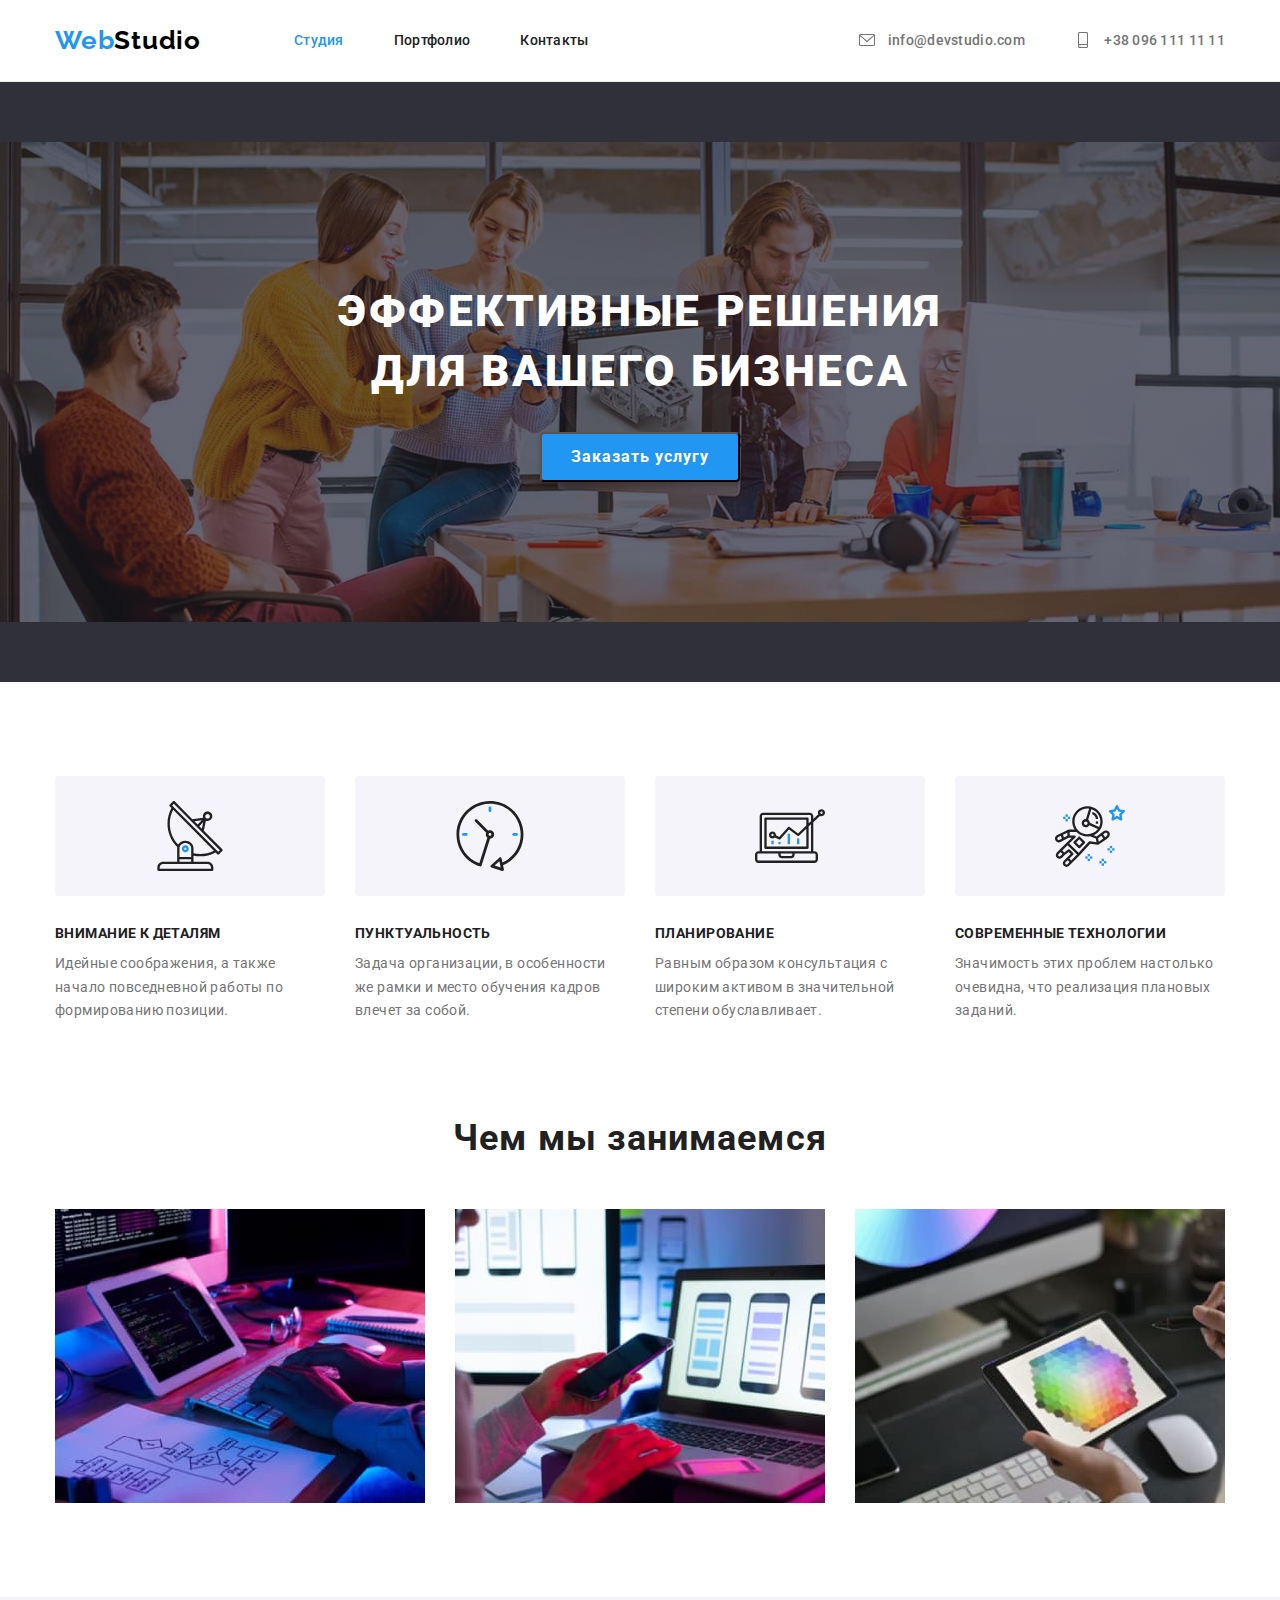
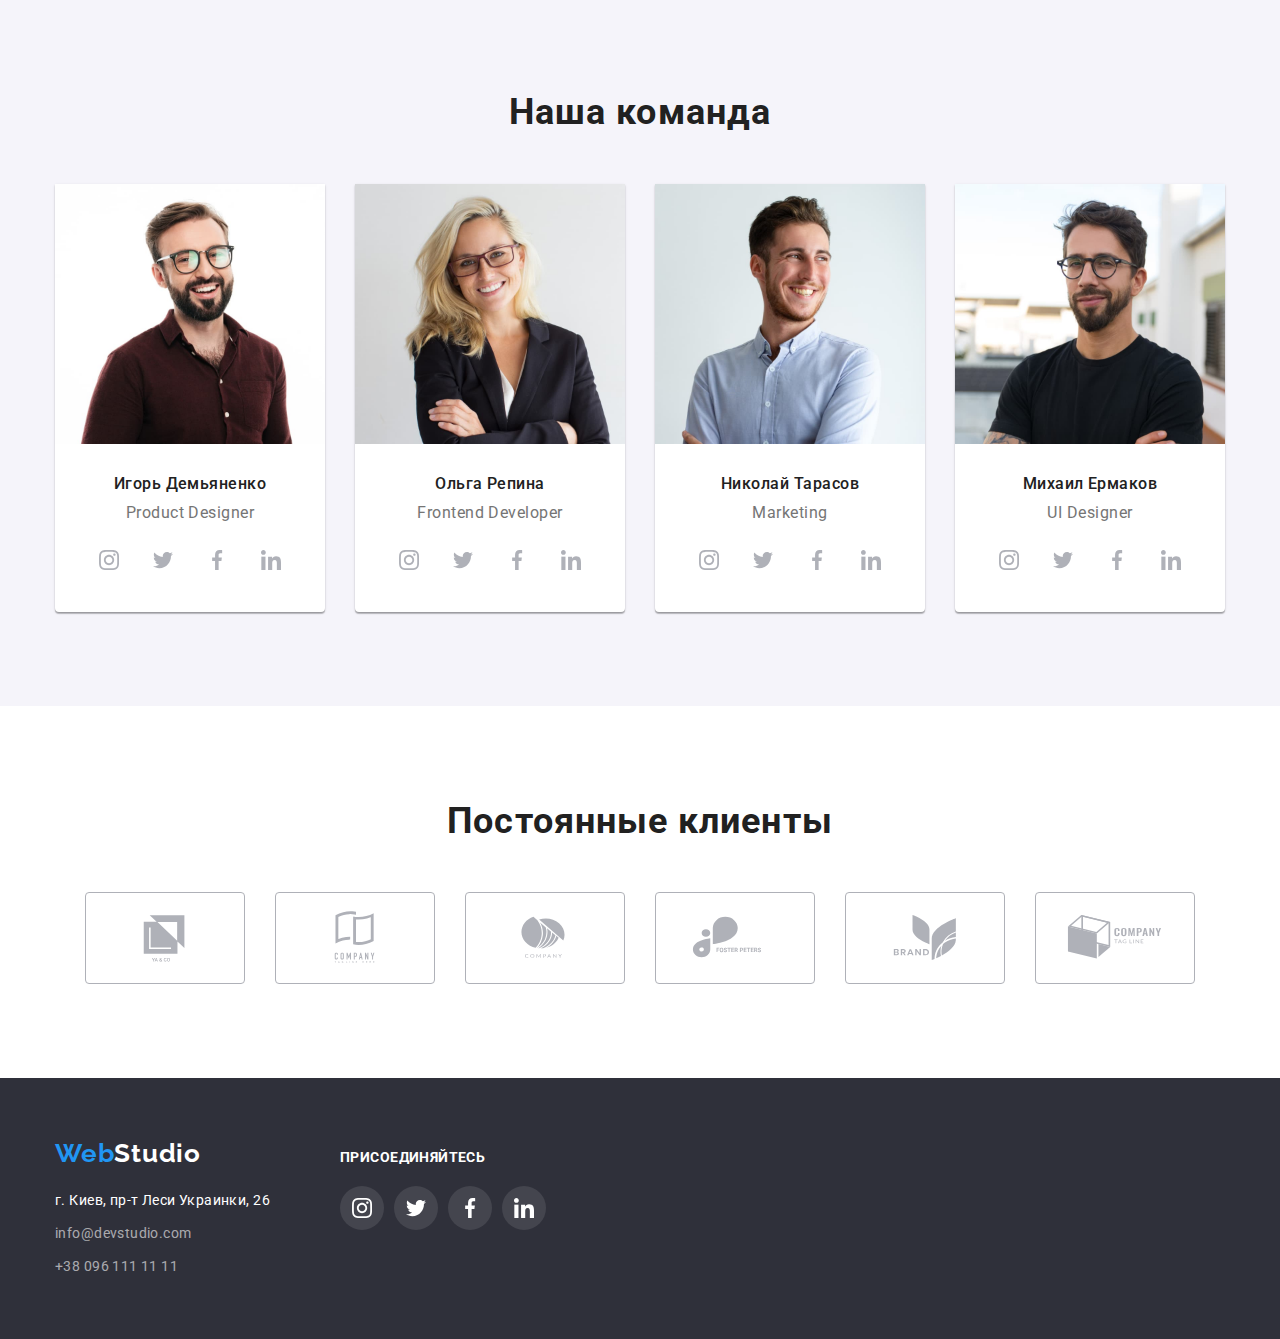
<file: index.html>
<!DOCTYPE html>
<html lang="ru">
<head>
    <meta charset="UTF-8">
    <meta http-equiv="X-UA-Compatible" content="IE=edge">
    <meta name="viewport" content="width=device-width, initial-scale=1.0">
    <link rel="preconnect" href="https://fonts.googleapis.com">
    <link rel="preconnect" href="https://fonts.gstatic.com" crossorigin>
    <link href="https://fonts.googleapis.com/css2?family=Raleway:wght@700&family=Roboto:wght@400;500;700;900&display=swap"
        rel="stylesheet">
    <title>Document</title>
    <link rel="stylesheet" href="./css/modern-normalize.css">
    <link rel="stylesheet" href="./css/styles.css">
</head>
<body>
    <header class="header">
       <div class="conteiner header-conteiner">
            <nav class="header-nav">
                    <a class="header-logo link" href=""><span class="header-accent accent">Web</span>Studio</a>

                    <ul class="header-list list">
                        <li class="header-item"> <a class="header-link link current" href="">Студия</a></li>
                        <li class="header-item"> <a class="header-link link" href="./portfolio.html">Портфолио</a></li>
                        <li class="header-item"> <a class="header-link link" href="">Контакты</a></li>
                    </ul>
                </nav>
                <ul class="header-address-list list">
                    <li class="header-address-item"> <a class="header-address link" href="mailto:info@devstudio.com"> 
                        <svg class="header-icon" width="16" height="16">
                            <use href="./images/icons.svg#icon-envelope" ></use>
                        </svg> 
                    info@devstudio.com</a></li>
                    <li class="header-address-item"> <a class="header-address link" href="tel:+380961111111">
                        <svg class="header-icon" width="16" height="16">
                            <use href="./images/icons.svg#icon-smartphone"></use>
                        </svg>
                        +38 096 111 11 11</a></li>
                </ul>
        </div>
    </header>
    <main>
        <section class="hero">
            <div class="conteiner">
               <div class="hero-conteiner">
                    <h1 class="hero-title">Эффективные решения для вашего бизнеса</h1>
                    <button class="hero-btn" type="button">
                        Заказать услугу
                    </button>
               </div>
            </div>
        </section>

        <section class="benefits">
            <h2 class="visually-hidden">Наши преимущества</h2>
            <div class="conteiner">
                <ul class="benefits-list list">
                    <li class="benefits-item">
                        <div class="benefits-block">
                            <svg class="benefits-icon">
                                <use href="./images/icons.svg#icon-antenna"></use>
                            </svg>
                        </div>
                        <h3 class="benefits-item-title">Внимание к деталям</h3>
                        <p class="benefits-text">Идейные соображения, а также начало повседневной работы по формированию позиции.</p>
                    </li>
                    <li class="benefits-item">
                        <div class="benefits-block">
                            <svg class="benefits-icon">
                                <use href="./images/icons.svg#icon-clock"></use>
                            </svg>
                        </div>
                        <h3 class="benefits-item-title">Пунктуальность</h3>
                        <p class="benefits-text">Задача организации, в особенности же рамки и место обучения кадров влечет за собой.</p>
                    </li>
                    <li class="benefits-item">
                        <div class="benefits-block">
                            <svg class="benefits-icon">
                                <use href="./images/icons.svg#icon-diagram"></use>
                            </svg>
                        </div>
                        <h3 class="benefits-item-title">Планирование</h3>
                        <p class="benefits-text">Равным образом консультация с широким активом в значительной степени обуславливает.</p>
                    </li>
                    <li class="benefits-item">
                        <div class="benefits-block">
                            <svg class="benefits-icon">
                                <use href="./images/icons.svg#icon-astronaut"></use>
                            </svg>
                        </div>
                        <h3 class="benefits-item-title">Современные технологии</h3>
                        <p class="benefits-text">Значимость этих проблем настолько очевидна, что реализация плановых заданий.</p>
                    </li>
                </ul>
            </div>
        </section>

        <section class="work">
            <div class="conteiner">
                <h2 class="work-title title">Чем мы занимаемся</h2>
                <ul class="work-list list">
                    <li class="work-item">
                        <img src="./images/img1.jpg" alt="Печатает на клавиатуре" width="370">
                    </li>
                    <li class="work-item">
                        <img src="./images/box2.jpg" alt="Телефон и ноутбук" width="370">
                    </li>
                    <li class="work-item">
                        <img src="./images/box3.jpg" alt="Изображение на планшете" width="370">
                    </li>
                </ul>
            </div>
        </section>

        <section class="command">
            <div class="conteiner">
                <h2 class="command-title title">Наша команда</h2>
                <ul class="command-list list">
                    <li class="command-item">
                        <img class="command-img" src="./images/image1.jpg" alt="Первый член команды" width="270">
                        <div class="command-block">
                            <h3 class="command-name">Игорь Демьяненко</h3>
                            <p class="command-text">Product Designer</p>
                            <ul class="command-social-list list">
                                <li class="command-social-item">
                                    <a class="command-social-link link icon-link" href="">
                                        <svg class="command-social-icon">
                                            <use 
                                            href="./images/icons.svg#icon-instagram"
                                            ></use>
                                        </svg>
                                    </a>
                                </li>
                                <li class="command-social-item">
                                    <a class="command-social-link link icon-link" href="">
                                        <svg class="command-social-icon">
                                            <use href="./images/icons.svg#icon-twitter"></use>
                                        </svg>
                                    </a>
                                </li>
                                <li class="command-social-item">
                                    <a class="command-social-link link icon-link" href="">
                                        <svg class="command-social-icon">
                                            <use href="./images/icons.svg#icon-facebook"></use>
                                        </svg>
                                    </a>
                                </li>
                                <li class="command-social-item">
                                    <a class="command-social-link link icon-link" href="">
                                        <svg class="command-social-icon">
                                            <use href="./images/icons.svg#icon-linkedin"></use>
                                        </svg>
                                    </a>
                                </li>
                            </ul>
                        </div>
                    </li>
                    <li class="command-item">
                        <img class="command-img" src="./images/image2.jpg" alt="Второй член команды" width="270">
                        <div class="command-block">
                            <h3 class="command-name">Ольга Репина</h3>
                            <p class="command-text">Frontend Developer</p>
                            <ul class="command-social-list list icon-link">
                                <li class="command-social-item">
                                    <a class="command-social-link link icon-link" href="">
                                        <svg class="command-social-icon">
                                            <use href="./images/icons.svg#icon-instagram"></use>
                                        </svg>
                                    </a>
                                </li>
                                <li class="command-social-item">
                                    <a class="command-social-link link icon-link" href="">
                                        <svg class="command-social-icon">
                                            <use href="./images/icons.svg#icon-twitter"></use>
                                        </svg>
                                    </a>
                                </li>
                                <li class="command-social-item">
                                    <a class="command-social-link link icon-link" href="">
                                        <svg class="command-social-icon">
                                            <use href="./images/icons.svg#icon-facebook"></use>
                                        </svg>
                                    </a>
                                </li>
                                <li class="command-social-item">
                                    <a class="command-social-link link icon-link" href="">
                                        <svg class="command-social-icon">
                                            <use href="./images/icons.svg#icon-linkedin"></use>
                                        </svg>
                                    </a>
                                </li>
                            </ul>
                        </div>
                    </li>
                    <li class="command-item">
                        <img class="command-img" src="./images/image3.jpg" alt="Третий член команды" width="270">
                       <div class="command-block">
                            <h3 class="command-name">Николай Тарасов</h3>
                            <p class="command-text">Marketing</p>
                            <ul class="command-social-list list">
                                <li class="command-social-item">
                                    <a class="command-social-link link icon-link" href="">
                                        <svg class="command-social-icon">
                                            <use href="./images/icons.svg#icon-instagram"></use>
                                        </svg>
                                    </a>
                                </li>
                                <li class="command-social-item">
                                    <a class="command-social-link link icon-link" href="">
                                        <svg class="command-social-icon">
                                            <use href="./images/icons.svg#icon-twitter"></use>
                                        </svg>
                                    </a>
                                </li>
                                <li class="command-social-item">
                                    <a class="command-social-link link icon-link" href="">
                                        <svg class="command-social-icon">
                                            <use href="./images/icons.svg#icon-facebook"></use>
                                        </svg>
                                    </a>
                                </li>
                                <li class="command-social-item">
                                    <a class="command-social-link link icon-link" href="">
                                        <svg class="command-social-icon">
                                            <use href="./images/icons.svg#icon-linkedin"></use>
                                        </svg>
                                    </a>
                                </li>
                            </ul>
                       </div>
                    </li>
                    <li class="command-item">
                        <img class="command-img" src="./images/image4.jpg" alt="Четвертый член команды" width="270">
                       <div class="command-block">
                            <h3 class="command-name">Михаил Ермаков</h3>
                            <p class="command-text">UI Designer</p>
                            <ul class="command-social-list list">
                                <li class="command-social-item">
                                    <a class="command-social-link link icon-link" href="">
                                        <svg class="command-social-icon">
                                            <use href="./images/icons.svg#icon-instagram"></use>
                                        </svg>
                                    </a>
                                </li>
                                <li class="command-social-item">
                                    <a class="command-social-link link icon-link" href="">
                                        <svg class="command-social-icon">
                                            <use href="./images/icons.svg#icon-twitter"></use>
                                        </svg>
                                    </a>
                                </li>
                                <li class="command-social-item">
                                    <a class="command-social-link link icon-link" href="">
                                        <svg class="command-social-icon">
                                            <use href="./images/icons.svg#icon-facebook"></use>
                                        </svg>
                                    </a>
                                </li>
                                <li class="command-social-item">
                                    <a class="command-social-link link icon-link" href="">
                                        <svg class="command-social-icon">
                                            <use href="./images/icons.svg#icon-linkedin"></use>
                                        </svg>
                                    </a>
                                </li>
                            </ul>
                       </div>
                    </li>
                </ul>
            </div>
        </section>
        <section class="customers">
            <div class="conteiner">
                <h2 class="customers-title title">Постоянные клиенты</h2>
                <ul class="customers-list list">
                    <li class="customers-item">
                        <a href="" class="customers-link link icon-link">
                            <svg class="customers-icon">
                                <use href="./images/icons.svg#icon-first-logo"></use>
                            </svg>
                        </a>
                    </li>
                    <li class="customers-item">
                        <a href="" class="customers-link link icon-link">
                            <svg class="customers-icon">
                                <use href="./images/icons.svg#icon-second-logo"></use>
                            </svg>
                        </a>
                    </li>
                    <li class="customers-item">
                        <a href="" class="customers-link link icon-link">
                            <svg class="customers-icon">
                                <use href="./images/icons.svg#icon-third-logo"></use>
                            </svg>
                        </a>
                    </li>
                    <li class="customers-item">
                        <a href="" class="customers-link link icon-link">
                            <svg class="customers-icon">
                                <use href="./images/icons.svg#icon-fourth-logo"></use>
                            </svg>
                        </a>
                    </li>
                    <li class="customers-item">
                        <a href="" class="customers-link link icon-link">
                            <svg class="customers-icon">
                                <use href="./images/icons.svg#icon-fifth-logo"></use>
                            </svg>
                        </a>
                    </li>
                    <li class="customers-item">
                        <a href="" class="customers-link link icon-link">
                            <svg class="customers-icon">
                                <use href="./images/icons.svg#icon-sixth-logo"></use>
                            </svg>
                        </a>
                    </li>
                </ul>
            </div>
        </section>
    </main>
    <footer class="footer">
        <div class="conteiner footer-conteiner">
            <div class="footer-left">
                <a class="footer-logo link" href=""><span class="footer-accent accent">Web</span>Studio</a>
                <address class="footer-address">
                    <p class="footer-text">г. Киев, пр-т Леси Украинки, 26</p>
                    <ul class="footer-list list">
                        <li class="footer-item"> <a class="footer-address link" href="mailto:info@devstudio.com">info@devstudio.com</a>
                        </li>
                        <li class="footer-item"> <a class="footer-address link" href="tel:+380961111111">+38 096 111 11 11</a></li>
                    </ul>
                </address>
            </div>
            <div class="footer-join">
                <p class="footer-join-text">присоединяйтесь</p>
                <ul class="footer-join-list list">
                    <li class="footer-join-item">
                        <a href="" class="footer-join-link link icon-link">
                            <svg class="join-icon">
                                <use href="./images/icons.svg#icon-instagram"></use>
                            </svg>
                        </a>
                    </li>
                    <li class="footer-join-item">
                        <a href="" class="footer-join-link link icon-link">
                            <svg class="join-icon">
                                <use href="./images/icons.svg#icon-twitter"></use>
                            </svg>
                        </a>
                    </li>
                    <li class="footer-join-item">
                        <a href="" class="footer-join-link link icon-link">
                            <svg class="join-icon">
                                <use href="./images/icons.svg#icon-facebook"></use>
                            </svg>
                        </a>
                    </li>
                    <li class="footer-join-item">
                        <a href="" class="footer-join-link link icon-link">
                            <svg class="join-icon">
                                <use href="./images/icons.svg#icon-linkedin"></use>
                            </svg>
                        </a>
                    </li>
                </ul>
            </div>
        </div>
    </footer>
</body>
</html>
</file>
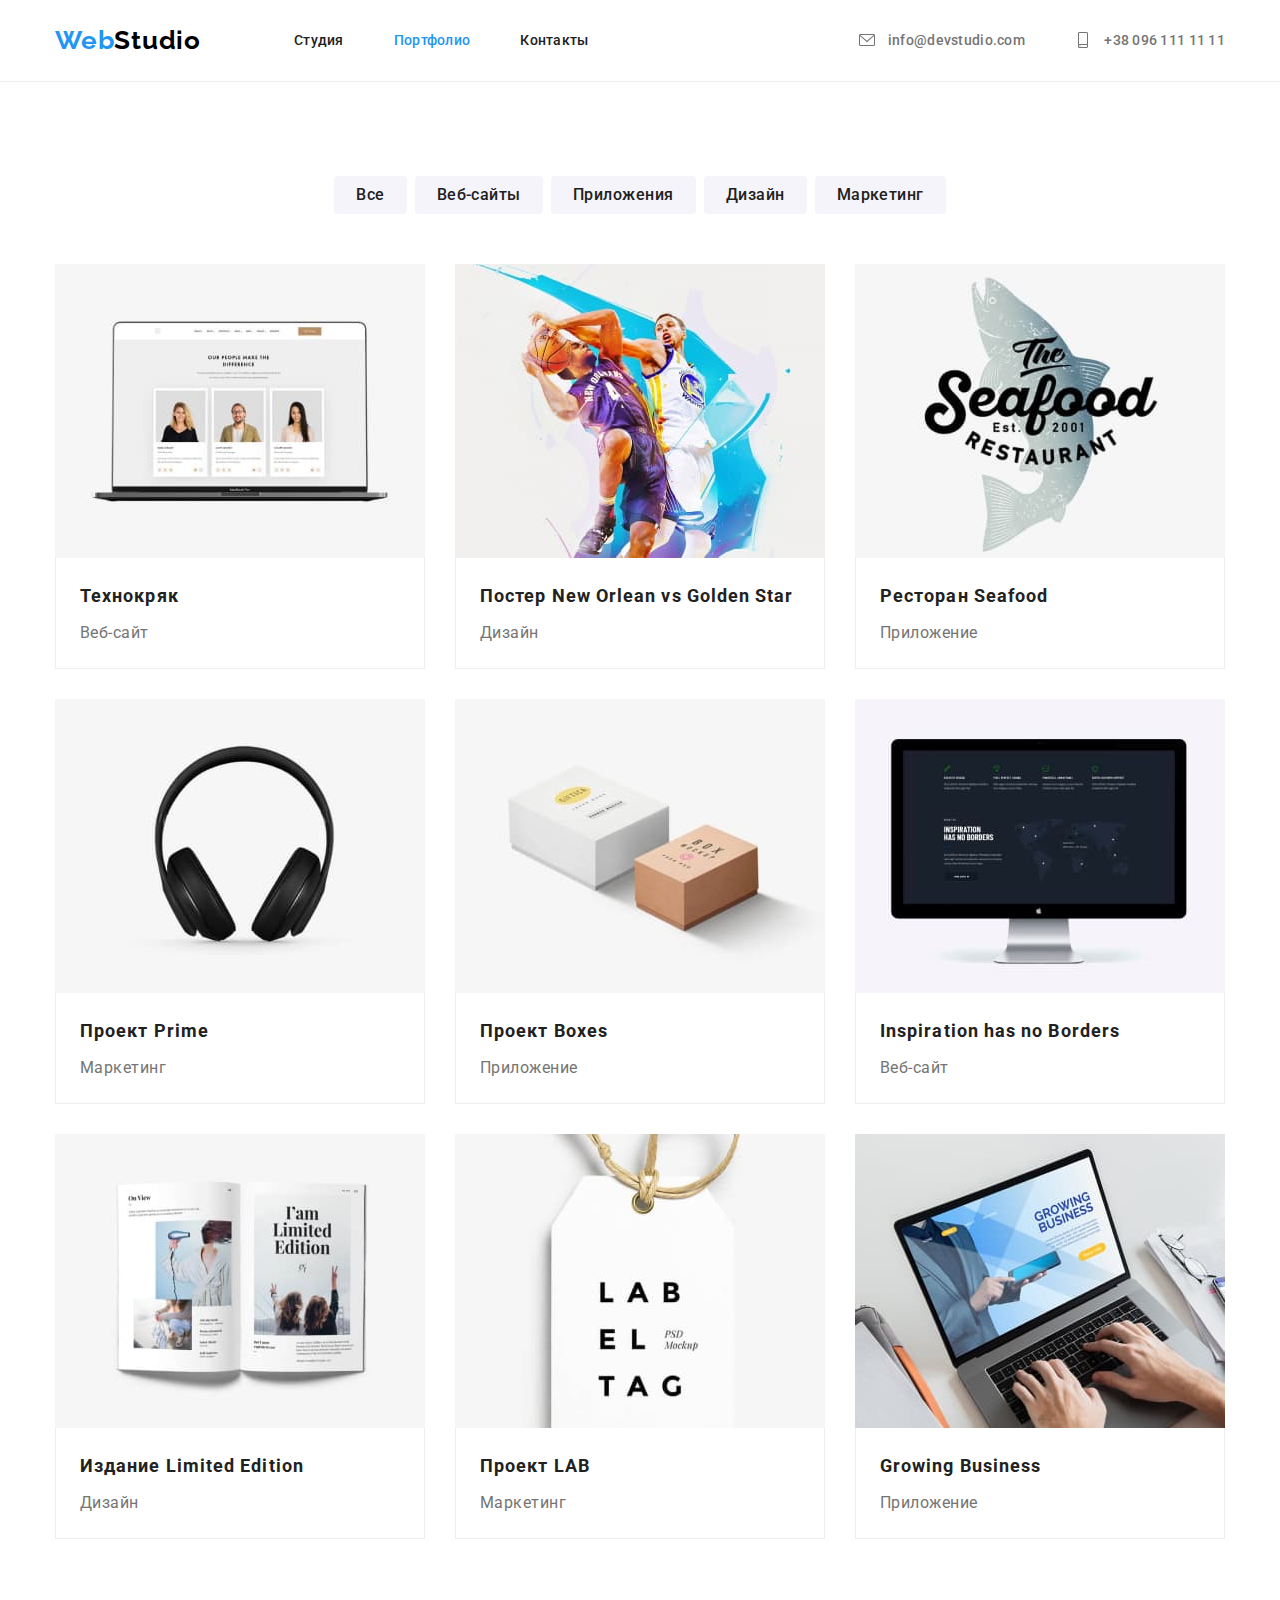
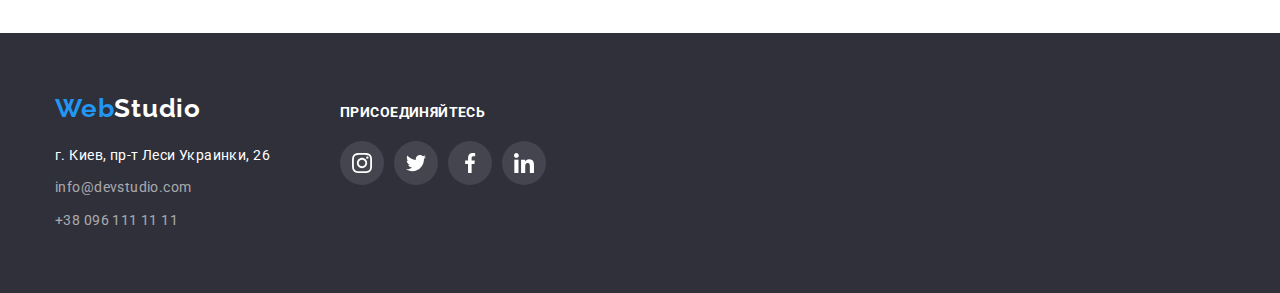
<file: portfolio.html>
<!DOCTYPE html>
<html lang="ru">
<head>
    <meta charset="UTF-8">
    <meta http-equiv="X-UA-Compatible" content="IE=edge">
    <meta name="viewport" content="width=device-width, initial-scale=1.0">
    <link rel="preconnect" href="https://fonts.googleapis.com">
    <link rel="preconnect" href="https://fonts.gstatic.com" crossorigin>
    <link href="https://fonts.googleapis.com/css2?family=Raleway:wght@700&family=Roboto:wght@400;500;700;900&display=swap"
        rel="stylesheet">
    <title>Портфолио</title>
    <link rel="stylesheet" href="./css/modern-normalize.css">
    <link rel="stylesheet" href="./css/styles.css">
</head>
<body>
    <header class="header">
        <div class="conteiner header-conteiner">
            <nav class="header-nav">
                <a class="header-logo link" href=""><span class="header-accent accent">Web</span>Studio</a>
            
                <ul class="header-list list">
                    <li class="header-item"> <a class="header-link link" href="./index.html">Студия</a></li>
                    <li class="header-item"> <a class="header-link link current" href="">Портфолио</a></li>
                    <li class="header-item"> <a class="header-link link" href="">Контакты</a></li>
                </ul>
            </nav>
        <ul class="header-address-list list">
            <li class="header-address-item"> <a class="header-address link" href="mailto:info@devstudio.com">
                    <svg class="header-icon" width="16" height="16">
                        <use href="./images/icons.svg#icon-envelope"></use>
                    </svg>
                    info@devstudio.com</a></li>
            <li class="header-address-item"> <a class="header-address link" href="tel:+380961111111">
                    <svg class="header-icon" width="16" height="16">
                        <use href="./images/icons.svg#icon-smartphone"></use>
                    </svg>
                    +38 096 111 11 11</a></li>
        </ul>
        </div>
    </header>
    <main>
        <section class="portfolio">
            <div class="conteiner">
                <h1 class="visually-hidden">Наши работи</h1>
                <ul class="portfolio-list-button list">
                    <li class="portfolio-btn-item"><button class="portfolio-btn" type="button">Все</button></li>
                    <li class="portfolio-btn-item"><button class="portfolio-btn" type="button">Веб-сайты</button></li>
                    <li class="portfolio-btn-item"><button class="portfolio-btn" type="button">Приложения</button></li>
                    <li class="portfolio-btn-item"><button class="portfolio-btn" type="button">Дизайн</button></li>
                    <li class="portfolio-btn-item"><button class="portfolio-btn" type="button">Маркетинг</button></li>
                </ul>
                <ul class="portfolio-list list">
                    <li class="portfolio-item">
                        <a class=" portfolio-link link" href="">
                            <img src="./images/prt1.jpg" width="370" alt="Ноутбук">
                            <div class="portfolio-down">
                                <h2 class="portfolio-title">Технокряк</h2>
                                <p class="portfolio-text">Веб-сайт</p>
                            </div>
                            <p class="portfolio-text"></p>
                        </a>
                    </li>
                    <li class="portfolio-item">
                        <a class=" portfolio-link link" href="">
                            <img src="./images/prt2.jpg" width="370" alt="Баскетболисты">
                            <div class="portfolio-down">
                                <h2 class="portfolio-title">Постер New Orlean vs Golden Star</h2>
                                <p class="portfolio-text">Дизайн</p>
                            </div>
                            <p class="portfolio-text"></p>
                        </a>
                    </li>
                    <li class="portfolio-item">
                        <a class=" portfolio-link link" href="">
                            <img src="./images/prt3.jpg" width="370" alt="Логотип ресторана">
                            <div class="portfolio-down">
                                <h2 class="portfolio-title">Ресторан Seafood</h2>
                                <p class="portfolio-text">Приложение</p>
                            </div>
                            <p class="portfolio-text"></p>
                        </a>
                    </li>
                    <li class="portfolio-item">
                        <a class=" portfolio-link link" href="">
                            <img src="./images/prt4.jpg" width="370" alt="Наушники">
                            <div class="portfolio-down">
                                <h2 class="portfolio-title">Проект Prime</h2>
                                <p class="portfolio-text">Маркетинг</p>
                            </div>
                            <p class="portfolio-text"></p>
                        </a>
                    </li>
                    <li class="portfolio-item">
                        <a class=" portfolio-link link" href="">
                            <img src="./images/prt5.jpg" width="370" alt="Две коробки">
                            <div class="portfolio-down">
                                <h2 class="portfolio-title">Проект Boxes</h2>
                                <p class="portfolio-text">Приложение</p>
                            </div>
                            <p class="portfolio-text"></p>
                        </a>
                    </li>
                    <li class="portfolio-item">
                        <a class=" portfolio-link link" href="">
                            <img src="./images/prt6.jpg" width="370" alt="Компьютер">
                            <div class="portfolio-down">
                                <h2 class="portfolio-title">Inspiration has no Borders</h2>
                                <p class="portfolio-text">Веб-сайт</p>
                            </div>
                            <p class="portfolio-text"></p>
                        </a>
                    </li>
                    <li class="portfolio-item">
                        <a class=" portfolio-link link" href="">
                            <img src="./images/prt7.jpg" width="370" alt="Открытая книга">
                            <div class="portfolio-down">
                                <h2 class="portfolio-title">Издание Limited Edition</h2>
                                <p class="portfolio-text">Дизайн</p>
                            </div>
                            <p class="portfolio-text"></p>
                        </a>
                    </li>
                    <li class="portfolio-item">
                        <a class=" portfolio-link link" href="">
                            <img src="./images/prt8.jpg" width="370" alt="Бирка">
                            <div class="portfolio-down">
                                <h2 class="portfolio-title">Проект LAB</h2>
                                <p class="portfolio-text">Маркетинг</p>
                            </div>
                            <p class="portfolio-text"></p>
                            
                        </a>
                    </li>
                    <li class="portfolio-item">
                        <a class=" portfolio-link link" href="">
                            <img src="./images/prt9.jpg" width="370" alt="Работа зо ноутбуком">
                            <div class="portfolio-down">
                                <h2 class="portfolio-title">Growing Business</h2>
                                <p class="portfolio-text">Приложение</p>
                            </div>
                            <p class="portfolio-text"></p>
                        </a>
                    </li>
                </ul>
            </div>
        </section>
    </main>
    <footer class="footer">
        <div class="conteiner footer-conteiner">
            <div class="footer-left">
                <a class="footer-logo link" href=""><span class="footer-accent accent">Web</span>Studio</a>
                <address class="footer-address">
                    <p class="footer-text">г. Киев, пр-т Леси Украинки, 26</p>
                    <ul class="footer-list list">
                        <li class="footer-item"> <a class="footer-address link"
                                href="mailto:info@devstudio.com">info@devstudio.com</a>
                        </li>
                        <li class="footer-item"> <a class="footer-address link" href="tel:+380961111111">+38 096 111 11
                                11</a></li>
                    </ul>
                </address>
            </div>
            <div class="footer-join">
                <p class="footer-join-text">присоединяйтесь</p>
                <ul class="footer-join-list list">
                    <li class="footer-join-item">
                        <a href="" class="footer-join-link link icon-link">
                            <svg class="join-icon">
                                <use href="./images/icons.svg#icon-instagram"></use>
                            </svg>
                        </a>
                    </li>
                    <li class="footer-join-item">
                        <a href="" class="footer-join-link link icon-link">
                            <svg class="join-icon">
                                <use href="./images/icons.svg#icon-twitter"></use>
                            </svg>
                        </a>
                    </li>
                    <li class="footer-join-item">
                        <a href="" class="footer-join-link link icon-link">
                            <svg class="join-icon">
                                <use href="./images/icons.svg#icon-facebook"></use>
                            </svg>
                        </a>
                    </li>
                    <li class="footer-join-item">
                        <a href="" class="footer-join-link link icon-link">
                            <svg class="join-icon">
                                <use href="./images/icons.svg#icon-linkedin"></use>
                            </svg>
                        </a>
                    </li>
                </ul>
            </div>
        </div>
    </footer>
</body>
</html>
</file>
<file: css/styles.css>
:root {
  --main-title-color: #212121;
  --second-title-color: #ffffff;
  --first-logo-color: #000000;
  --second-logo-color: #ffffff;
  --main-address-color: #ffffff;
  --second-address-color: #757575;
  --accent-color: #2196f3;
  --btn-text-color: #ffffff;
  --btn-second-text-color: #212121;
  --btn-color: #2196f3;
  --btn-second-color: #f5f4fa;
  --text-color: #757575;
  --footer-address-color: rgba(255, 255, 255, 0.6);
  --bg-main-color: #2f303a;
  --main-icon-color: #afb1b8;
  --second-icon-color: #ffffff;
  --main-bg-color: #ffffff;
  --second-bg-color: #afb1b8;
  --third-bg-color: #f5f4fa;
}

body {
  font-family: "Roboto", sans-serif;
  color: var(--text-color);
}

p,
h1,
h2,
h3,
h4,
h5,
h6 {
  margin: 0;
}

ul {
  margin: 0;
  padding: 0;
}

button {
  cursor: pointer;
}

.conteiner {
  width: 1200px;
  padding-left: 15px;
  padding-right: 15px;
  margin: 0 auto;
}

.list {
  list-style: none;
}

.link {
  text-decoration: none;
}

img {
  display: block;
}

.visually-hidden {
  position: absolute;
  width: 1px;
  height: 1px;
  margin: -1px;
  padding: 0;
  overflow: hidden;
  border: 0;
  clip: rect(0 0 0 0);
}

.header-list .header-link.current {
  color: var(--accent-color);
}

.title {
  font-weight: 700;
  font-size: 36px;
  line-height: 1.17;
  text-align: center;
  letter-spacing: 0.03em;
  color: var(--main-title-color);
}

.icon-link {
  width: 100%;
  height: 100%;
  display: flex;
  justify-content: center;
  align-items: center;
}

.accent {
  font-family: Raleway, sans-serif;
  font-weight: 700;
  font-size: 26px;
  line-height: 1.19;
  letter-spacing: 0.03em;
  color: var(--accent-color);
}
/* -------------------------HEADER----------------------------- */

.header {
  border-bottom: 1px solid #ececec;
}

.header-conteiner {
  display: flex;
  align-items: center;
}

.header-nav {
  display: flex;
  align-items: center;
}

.header-logo {
  font-family: Raleway, sans-serif;
  font-weight: 700;
  font-size: 26px;
  line-height: 1.19;
  letter-spacing: 0.03em;
  color: var(--first-logo-color);
  margin-right: 93px;
}

.header-list {
  display: flex;
  align-items: center;
}

.header-item:not(:last-child) {
  margin-right: 50px;
}

.header-link {
  font-weight: 500;
  font-size: 14px;
  line-height: 1.14;
  letter-spacing: 0.02em;
  color: var(--main-title-color);

  display: block;
  padding-top: 32px;
  padding-bottom: 32px;
}

.header-link:hover,
.header-link:focus {
  color: var(--accent-color);
}

.header-address-list {
  display: flex;
  margin-left: auto;
}

.header-address-item:not(:first-child) {
  margin-left: 50px;
}

.header-address {
  font-weight: 500;
  font-size: 14px;
  line-height: 1.14;
  letter-spacing: 0.02em;
  color: var(--second-address-color);

  display: block;
  padding-top: 32px;
  padding-bottom: 32px;
}

.header-address:hover,
.header-address:focus {
  color: var(--accent-color);
}

.header-icon {
  vertical-align: text-bottom;
  fill: currentColor;
  margin-right: 10px;
}

/* -------------------------HERO----------------------------- */

.hero {
  background-color: var(--bg-main-color);
  background-image: linear-gradient(
      rgba(47, 48, 58, 0.4),
      rgba(47, 48, 58, 0.4)
    ),
    url(../images/hero-bg.jpg);
  background-repeat: no-repeat;
  background-position: center;
  background-size: contain;
  text-align: center;
}

.hero {
  padding-top: 200px;
  padding-bottom: 200px;
}

.hero-title {
  margin: 0 auto;
  margin-bottom: 30px;
  width: 696px;
  font-weight: 900;
  font-size: 44px;
  line-height: 1.36;
  letter-spacing: 0.06em;
  text-transform: uppercase;
  color: var(--second-title-color);
}

.hero-btn {
  font-family: inherit;
  font-weight: 700;
  font-size: 16px;
  line-height: 1.87;
  letter-spacing: 0.06em;
  color: var(--btn-text-color);
  background-color: var(--btn-color);
  box-shadow: 0px 4px 4px rgba(0, 0, 0, 0.15);
  border-radius: 4px;
  min-width: 200px;
  min-height: 50px;
}

/* -------------------------BENEFITS----------------------------- */

.benefits {
  padding-top: 94px;
  padding-bottom: 94px;
}

.benefits-list {
  display: flex;
}

.benefits-item {
  width: calc((100% - 3 * 30px) / 4);
}

.benefits-item:not(:last-child) {
  margin-right: 30px;
}

.benefits-block {
  width: 270px;
  height: 120px;
  display: flex;
  justify-content: center;
  align-items: center;
  background-color: var(--third-bg-color);
  border-radius: 4px;
  margin-bottom: 30px;
}

.benefits-icon {
  width: 70px;
  height: 70px;
}

.benefits-item-title {
  font-weight: 700;
  font-size: 14px;
  line-height: 1.14;
  letter-spacing: 0.03em;
  text-transform: uppercase;
  color: var(--main-title-color);

  margin-bottom: 10px;
}

.benefits-text {
  font-size: 14px;
  line-height: 1.71;
  letter-spacing: 0.03em;
  color: var(--text-color);
}

/* -------------------------WORK----------------------------- */

.work {
  padding-bottom: 94px;
}

.work-title {
  margin-bottom: 50px;
}

.work-list {
  display: flex;
  justify-content: space-between;
}

/* -------------------------COMMAND----------------------------- */

.command {
  padding-top: 94px;
  padding-bottom: 94px;
  background-color: var(--third-bg-color);
}

.command-title {
  margin-bottom: 50px;
}

.command-list {
  display: flex;
  justify-content: space-between;
}

.command-item {
  width: calc((100% - 3 * 30px) / 4);
  box-shadow: 0px 1px 3px rgba(0, 0, 0, 0.12), 0px 1px 1px rgba(0, 0, 0, 0.14),
    0px 2px 1px rgba(0, 0, 0, 0.2);
  background-color: var(--main-bg-color);
  border-radius: 0px 0px 4px 4px;
}

.command-block {
  padding-top: 30px;
  padding-bottom: 30px;
}

.command-name {
  font-weight: 500;
  font-size: 16px;
  line-height: 1.19;
  text-align: center;
  letter-spacing: 0.03em;
  color: var(--main-title-color);

  margin-bottom: 10px;
}

.command-text {
  font-size: 16px;
  line-height: 1.19;
  text-align: center;
  letter-spacing: 0.03em;
  color: var(--text-color);
  margin-bottom: 16px;
}

.command-social-list {
  display: flex;
  justify-content: center;
}

.command-social-item {
  width: 44px;
  height: 44px;
}

.command-social-item:not(:last-child) {
  margin-right: 10px;
}

.command-social-link {
  background-color: var(--main-bg-color);
  color: var(--main-icon-color);
  border-radius: 50%;
}

.command-social-link:focus,
.command-social-link:hover {
  background-color: var(--accent-color);
  color: var(--second-icon-color);
}

.command-social-icon {
  width: 20px;
  height: 20px;
  fill: currentColor;
}

/* -------------------------CUSTOMERS----------------------------- */

.customers {
  padding-top: 94px;
  padding-bottom: 94px;
}

.customers-title {
  margin-bottom: 50px;
}

.customers-list {
  display: flex;
  justify-content: center;
}

.customers-item {
  width: 160px;
  height: 92px;
}

.customers-item:not(:last-child) {
  margin-right: 30px;
}

.customers-link {
  border: 1px solid var(--second-bg-color);
  border-radius: 4px;
  color: var(--main-icon-color);
}

.customers-link:focus,
.customers-link:hover {
  color: var(--accent-color);
}

.customers-icon {
  width: 106px;
  height: 60px;
  fill: currentColor;
}

/* -------------------------FOOTER----------------------------- */

.footer {
  background-color: var(--bg-main-color);
  padding-top: 60px;
  padding-bottom: 60px;
}

.footer-conteiner {
  display: flex;
}

.footer-logo {
  font-family: Raleway, sans-serif;
  font-weight: 700;
  font-size: 26px;
  line-height: 1.19;
  letter-spacing: 0.03em;
  color: var(--second-logo-color);
  display: block;
  margin-bottom: 20px;
}

.footer-text {
  font-style: normal;
  font-weight: 400;
  font-size: 14px;
  line-height: 1.71;
  letter-spacing: 0.03em;
  color: var(--main-address-color);
  margin-bottom: 9px;
}

.footer-address {
  font-style: normal;
  font-weight: 400;
  font-size: 14px;
  line-height: 1.71;
  letter-spacing: 0.03em;
  color: var(--footer-address-color);
}

.footer-address:hover,
.footer-address:focus {
  color: var(--accent-color);
}

.footer-item:first-child {
  margin-bottom: 9px;
}

.footer-join-list {
  display: flex;
}

.footer-join-item {
  width: 44px;
  height: 44px;
}

.footer-join-item:not(:last-child) {
  margin-right: 10px;
}

.footer-left {
  margin-right: 70px;
}

.footer-join {
  padding-top: 12px;
}

.footer-join-text {
  font-weight: 700;
  font-size: 14px;
  line-height: 1.14;
  letter-spacing: 0.03em;
  text-transform: uppercase;
  color: var(--main-address-color);
  margin-bottom: 20px;
}

.footer-join-link {
  border-radius: 50%;
  background-color: rgba(255, 255, 255, 0.1);
}

.footer-join-link:focus,
.footer-join-link:hover {
  background-color: var(--accent-color);
}

.join-icon {
  width: 20px;
  height: 20px;
  fill: var(--second-icon-color);
}

/* -------------------------PORTFOLIO----------------------------- */

.portfolio {
  padding-top: 94px;
  padding-bottom: 94px;
}

.portfolio-list-button {
  display: flex;
  justify-content: center;
  margin-bottom: 50px;
}

.portfolio-btn {
  font-family: inherit;
  font-weight: 500;
  font-size: 16px;
  line-height: 1.62;
  letter-spacing: 0.03em;
  color: var(--btn-second-text-color);
  background-color: var(--btn-second-color);
  border-radius: 4px;
  padding: 6px 22px;
  border: none;
}

.portfolio-btn-item:not(:last-child) {
  margin-right: 8px;
}

.portfolio-btn:hover,
.portfolio-btn:focus {
  color: var(--btn-text-color);
  background-color: var(--btn-color);
  box-shadow: 0px 3px 1px rgba(0, 0, 0, 0.1), 0px 1px 2px rgba(0, 0, 0, 0.08),
    0px 2px 2px rgba(0, 0, 0, 0.12);
}

.portfolio-list {
  display: flex;
  flex-wrap: wrap;
  margin-left: -15px;
  margin-right: -15px;
}

.portfolio-item:hover {
  box-shadow: 0px 1px 1px rgba(0, 0, 0, 0.12), 0px 4px 4px rgba(0, 0, 0, 0.06),
    1px 4px 6px rgba(0, 0, 0, 0.16);
}

.portfolio-item:not(:nth-last-child(-n + 3)) {
  margin-bottom: 30px;
}

.portfolio-item {
  width: calc((100% - 3 * 30px) / 3);
  margin-left: 15px;
  margin-right: 15px;
}

.portfolio-down {
  padding-top: 20px;
  padding-left: 24px;
  border: 1px solid #eeeeee;
  border-top: none;
  padding-bottom: 20px;
}

.portfolio-title {
  font-weight: 700;
  font-size: 18px;
  line-height: 2;
  letter-spacing: 0.06em;
  color: var(--main-title-color);
  margin-bottom: 4px;
}

.portfolio-text {
  font-size: 16px;
  line-height: 1.87;
  letter-spacing: 0.03em;
  color: var(--text-color);
}
</file>
